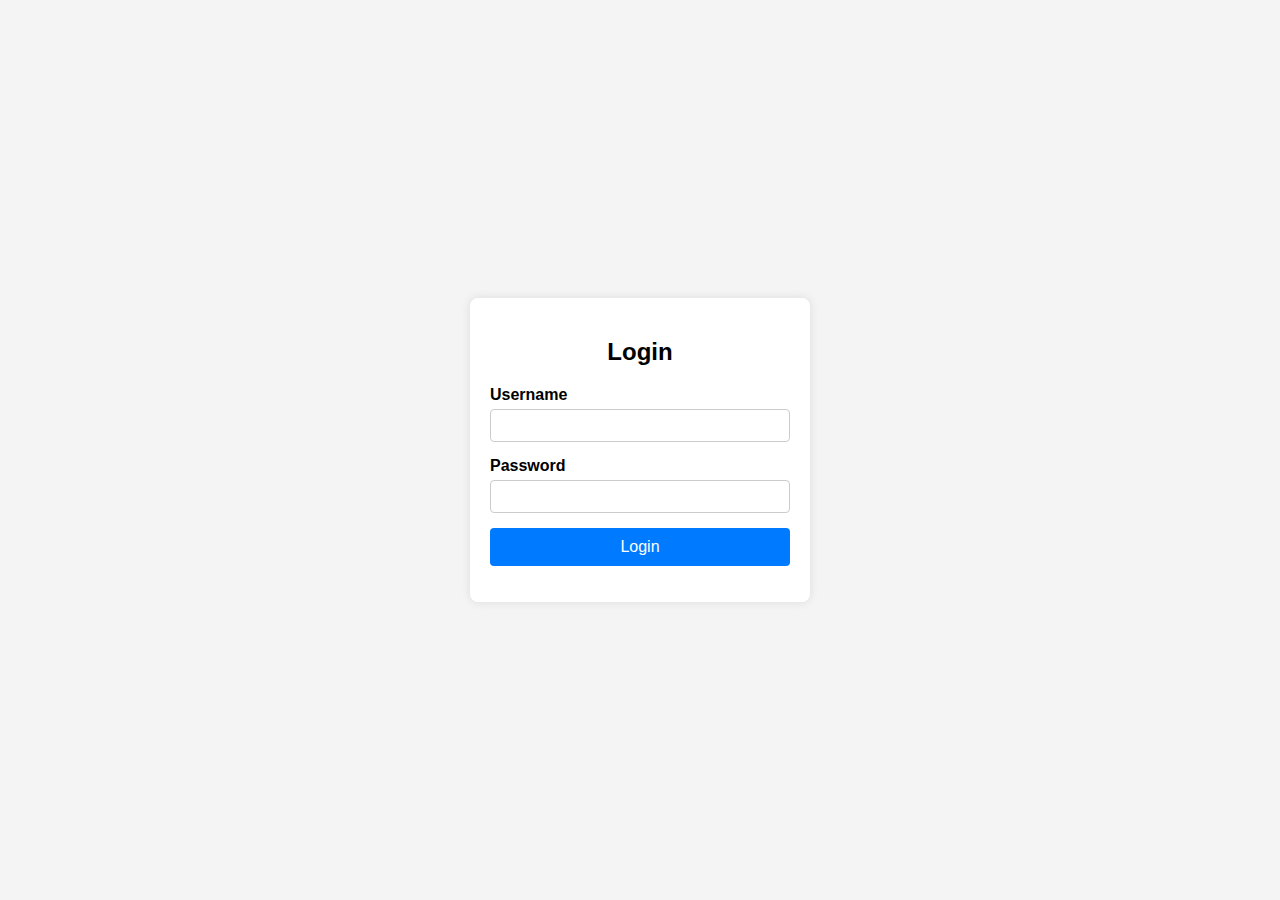
<file: index.html>
<!DOCTYPE html>
<html lang="en">
<head>
    <meta charset="UTF-8">
    <meta name="viewport" content="width=device-width, initial-scale=1.0">
    <title>Login - The Angaar Batch</title>
    <link rel="stylesheet" href="styles.css">
</head>
<body>
    <div class="login-container">
        <div class="login-form">
            <h2>Login</h2>
            <form id="loginForm">
                <div class="form-group">
                    <label for="username">Username</label>
                    <input type="text" id="username" name="username" required>
                </div>
                <div class="form-group">
                    <label for="password">Password</label>
                    <input type="password" id="password" name="password" required>
                </div>
                <button type="submit">Login</button>
            </form>
            <p id="errorMessage" class="error-message"></p>
        </div>
    </div>
    <script src="script.js"></script>
</body>
</html>
</file>
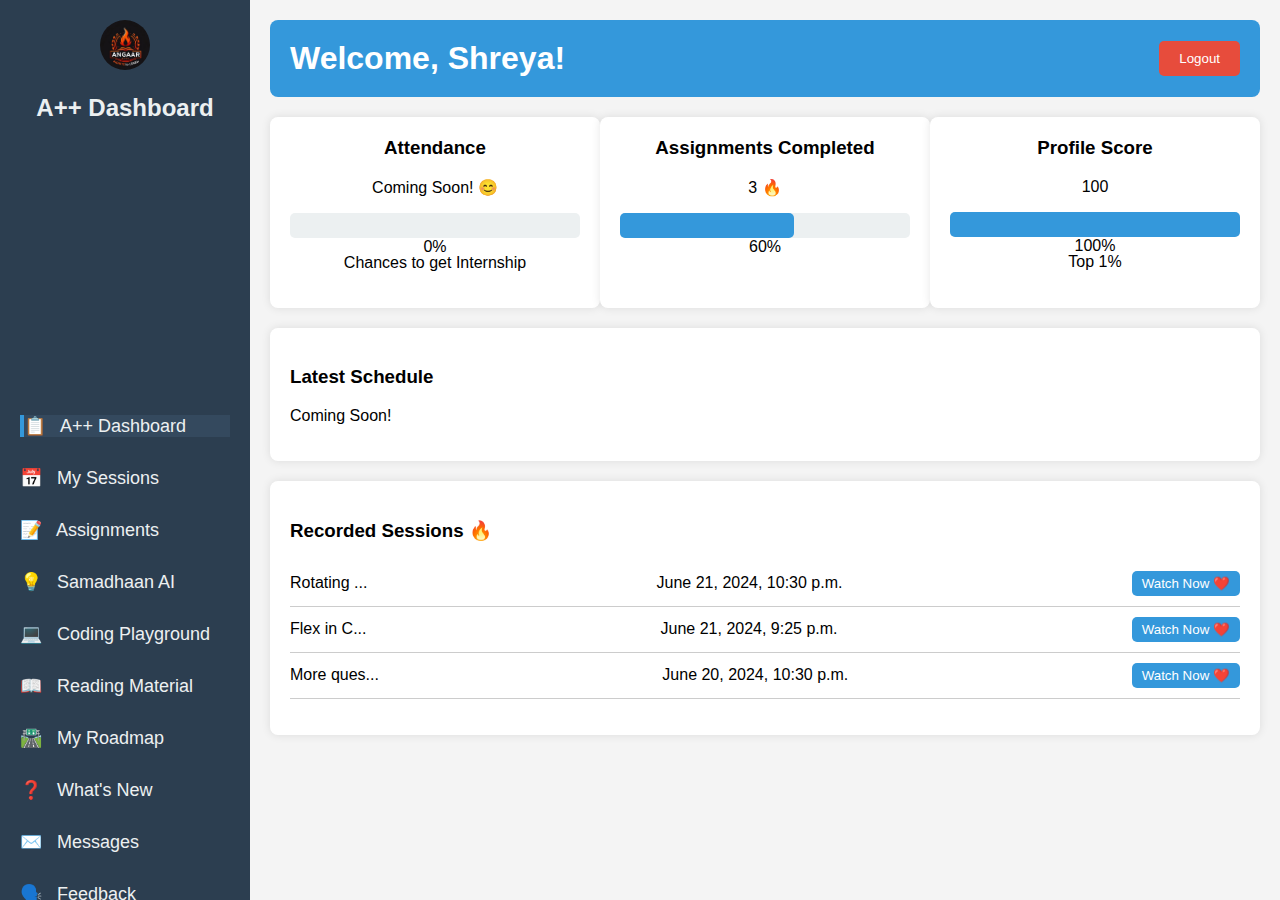
<file: dashboard.html>
<!DOCTYPE html>
<html lang="en">
<head>
    <meta charset="UTF-8">
    <meta name="viewport" content="width=device-width, initial-scale=1.0">
    <title>Dashboard - The Angaar Batch</title>
    <link rel="stylesheet" href="dashboard.css">
</head>
<body>
    <div class="container">
        <nav class="sidebar">
            <div class="sidebar-header">
                <img src="logo.jpg" alt="Logo" class="logo">
                <h2>A++ Dashboard</h2>
            </div>
            <ul class="sidebar-menu">
                <li><a href="#" class="active"><span class="icon">📋</span> A++ Dashboard</a></li>
                <li><a href="#"><span class="icon">📅</span> My Sessions</a></li>
                <li><a href="#"><span class="icon">📝</span> Assignments</a></li>
                <li><a href="#"><span class="icon">💡</span> Samadhaan AI</a></li>
                <li><a href="#"><span class="icon">💻</span> Coding Playground</a></li>
                <li><a href="#"><span class="icon">📖</span> Reading Material</a></li>
                <li><a href="#"><span class="icon">🛣️</span> My Roadmap</a></li>
                <li><a href="#"><span class="icon">❓</span> What's New</a></li>
                <li><a href="#"><span class="icon">✉️</span> Messages</a></li>
                <li><a href="#"><span class="icon">🗣️</span> Feedback</a></li>
            </ul>
        </nav>
        <div class="main-content">
            <header>
                <h1>Welcome, Shreya!</h1>
                <button class="logout">Logout</button>
            </header>
            <section class="content">
                <div class="cards">
                    <div class="card">
                        <h3>Attendance</h3>
                        <p>Coming Soon! 😊</p>
                        <p class="progress"><span class="progress-bar" style="width: 0%;"></span>0%</p>
                        <p>Chances to get Internship</p>
                    </div>
                    <div class="card">
                        <h3>Assignments Completed</h3>
                        <p>3 🔥</p>
                        <p class="progress"><span class="progress-bar" style="width: 60%;"></span>60%</p>
                        <div class="circular-progress">
                            <div class="circular-progress-inner">
                                <div class="circle1"></div>
                                <div class="circle2"></div>
                            </div>
                        </div>
                    </div>
                    <div class="card">
                        <h3>Profile Score</h3>
                        <p>100</p>
                        <p class="progress"><span class="progress-bar" style="width: 100%;"></span>100%</p>
                        <p>Top 1%</p>
                    </div>
                </div>
                <div class="latest-schedule">
                    <h3>Latest Schedule</h3>
                    <p>Coming Soon!</p>
                </div>
                <div class="recorded-sessions">
                    <h3>Recorded Sessions 🔥</h3>
                    <ul>
                        <li>
                            <span>Rotating ...</span>
                            <span>June 21, 2024, 10:30 p.m.</span>
                            <button>Watch Now ❤️</button>
                        </li>
                        <li>
                            <span>Flex in C...</span>
                            <span>June 21, 2024, 9:25 p.m.</span>
                            <button>Watch Now ❤️</button>
                        </li>
                        <li>
                            <span>More ques...</span>
                            <span>June 20, 2024, 10:30 p.m.</span>
                            <button>Watch Now ❤️</button>
                        </li>
                    </ul>
                </div>
            </section>
        </div>
    </div>
</body>
</html>
</file>
<file: styles.css>
body {
    font-family: Arial, sans-serif;
    background-color: #f4f4f4;
    display: flex;
    justify-content: center;
    align-items: center;
    height: 100vh;
    margin: 0;
}

.login-container {
    background-color: #fff;
    padding: 20px;
    border-radius: 8px;
    box-shadow: 0 0 10px rgba(0, 0, 0, 0.1);
    width: 300px;
}

.login-form h2 {
    margin-bottom: 20px;
    font-size: 24px;
    text-align: center;
}

.form-group {
    margin-bottom: 15px;
}

.form-group label {
    display: block;
    margin-bottom: 5px;
    font-weight: bold;
}

.form-group input {
    width: 100%;
    padding: 8px;
    box-sizing: border-box;
    border: 1px solid #ccc;
    border-radius: 4px;
}

button {
    width: 100%;
    padding: 10px;
    background-color: #007bff;
    border: none;
    border-radius: 4px;
    color: #fff;
    font-size: 16px;
    cursor: pointer;
    transition: background-color 0.3s;
}

button:hover {
    background-color: #0056b3;
}

.error-message {
    color: red;
    text-align: center;
    margin-top: 10px;
}
</file>
<file: dashboard.css>
@keyframes rotate {
    100% {
        transform: rotate(360deg);
    }
}
body {
    font-family: Arial, sans-serif;
    margin: 0;
    background-color: #f4f4f4;
}

.container {
    display: flex;
}

.sidebar {
    width: 250px;
    background-color: #2c3e50;
    color: #ecf0f1;
    height: 100vh;
    position: fixed;
    display: flex;
    flex-direction: column;
    justify-content: space-between;
    padding-top: 20px;
}

.sidebar-header {
    text-align: center;
    padding-bottom: 20px;
}

.logo {
    width: 50px;
    border-radius: 50%;
}

.sidebar-menu {
    list-style-type: none;
    padding: 0;
    margin: 0;
}

.sidebar-menu li {
    padding: 15px 20px;
}

.sidebar-menu li a {
    color: #ecf0f1;
    text-decoration: none;
    display: block;
    font-size: 18px;
}

.sidebar-menu li a:hover,
.sidebar-menu li a.active {
    background-color: #34495e;
    border-left: 4px solid #3498db;
}

.sidebar-menu li .icon {
    margin-right: 10px;
}

.main-content {
    margin-left: 250px;
    padding: 20px;
    width: calc(100% - 250px);
}

header {
    display: flex;
    justify-content: space-between;
    align-items: center;
    background-color: #3498db;
    color: #fff;
    padding: 20px;
    border-radius: 8px;
}

header h1 {
    margin: 0;
}

.logout {
    background-color: #e74c3c;
    border: none;
    color: white;
    padding: 10px 20px;
    border-radius: 5px;
    cursor: pointer;
}

.logout:hover {
    background-color: #c0392b;
}

section.content {
    margin-top: 20px;
}

.cards {
    display: flex;
    justify-content: space-between;
    margin-bottom: 20px;
}

.card {
    background-color: #fff;
    padding: 20px;
    border-radius: 8px;
    box-shadow: 0 0 10px rgba(0, 0, 0, 0.1);
    width: 30%;
    text-align: center;
}

.card h3 {
    margin-top: 0;
}

.card .progress {
    margin: 10px 0;
    position: relative;
    height: 25px;
    background-color: #ecf0f1;
    border-radius: 5px;
}

.card .progress .progress-bar {
    display: block;
    height: 100%;
    background-color: #3498db;
    border-radius: 5px;
}

.latest-schedule,
.recorded-sessions {
    background-color: #fff;
    padding: 20px;
    border-radius: 8px;
    box-shadow: 0 0 10px rgba(0, 0, 0, 0.1);
    margin-bottom: 20px;
}

.recorded-sessions ul {
    list-style-type: none;
    padding: 0;
}

.recorded-sessions li {
    display: flex;
    justify-content: space-between;
    align-items: center;
    padding: 10px 0;
    border-bottom: 1px solid #ccc;
}

.recorded-sessions li button {
    background-color: #3498db;
    border: none;
    color: white;
    padding: 5px 10px;
    border-radius: 5px;
    cursor: pointer;
}

.recorded-sessions li button:hover {
    background-color: #2980b9;
}

.circular-progress {
    display: flex;
    justify-content: space-around;
    align-items: center;
    margin-top: 20px;
}

.circular-progress .circular-progress-inner {
    display: flex;
}

.circular-progress .circular-progress-inner .circle {
    width: 80px;
    height: 80px;
    border-radius: 50%;
    border: 5px solid #f2f2f2;
    border-top-color: #3498db;
    animation: rotate 2s linear infinite;
}

.circular-progress .circular-progress-inner .circle1 {
    position: absolute;
    animation-delay: 0s;
}

.circular-progress .circular-progress-inner .circle2 {
    position: absolute;
    animation-delay: -1s;
}
</file>
